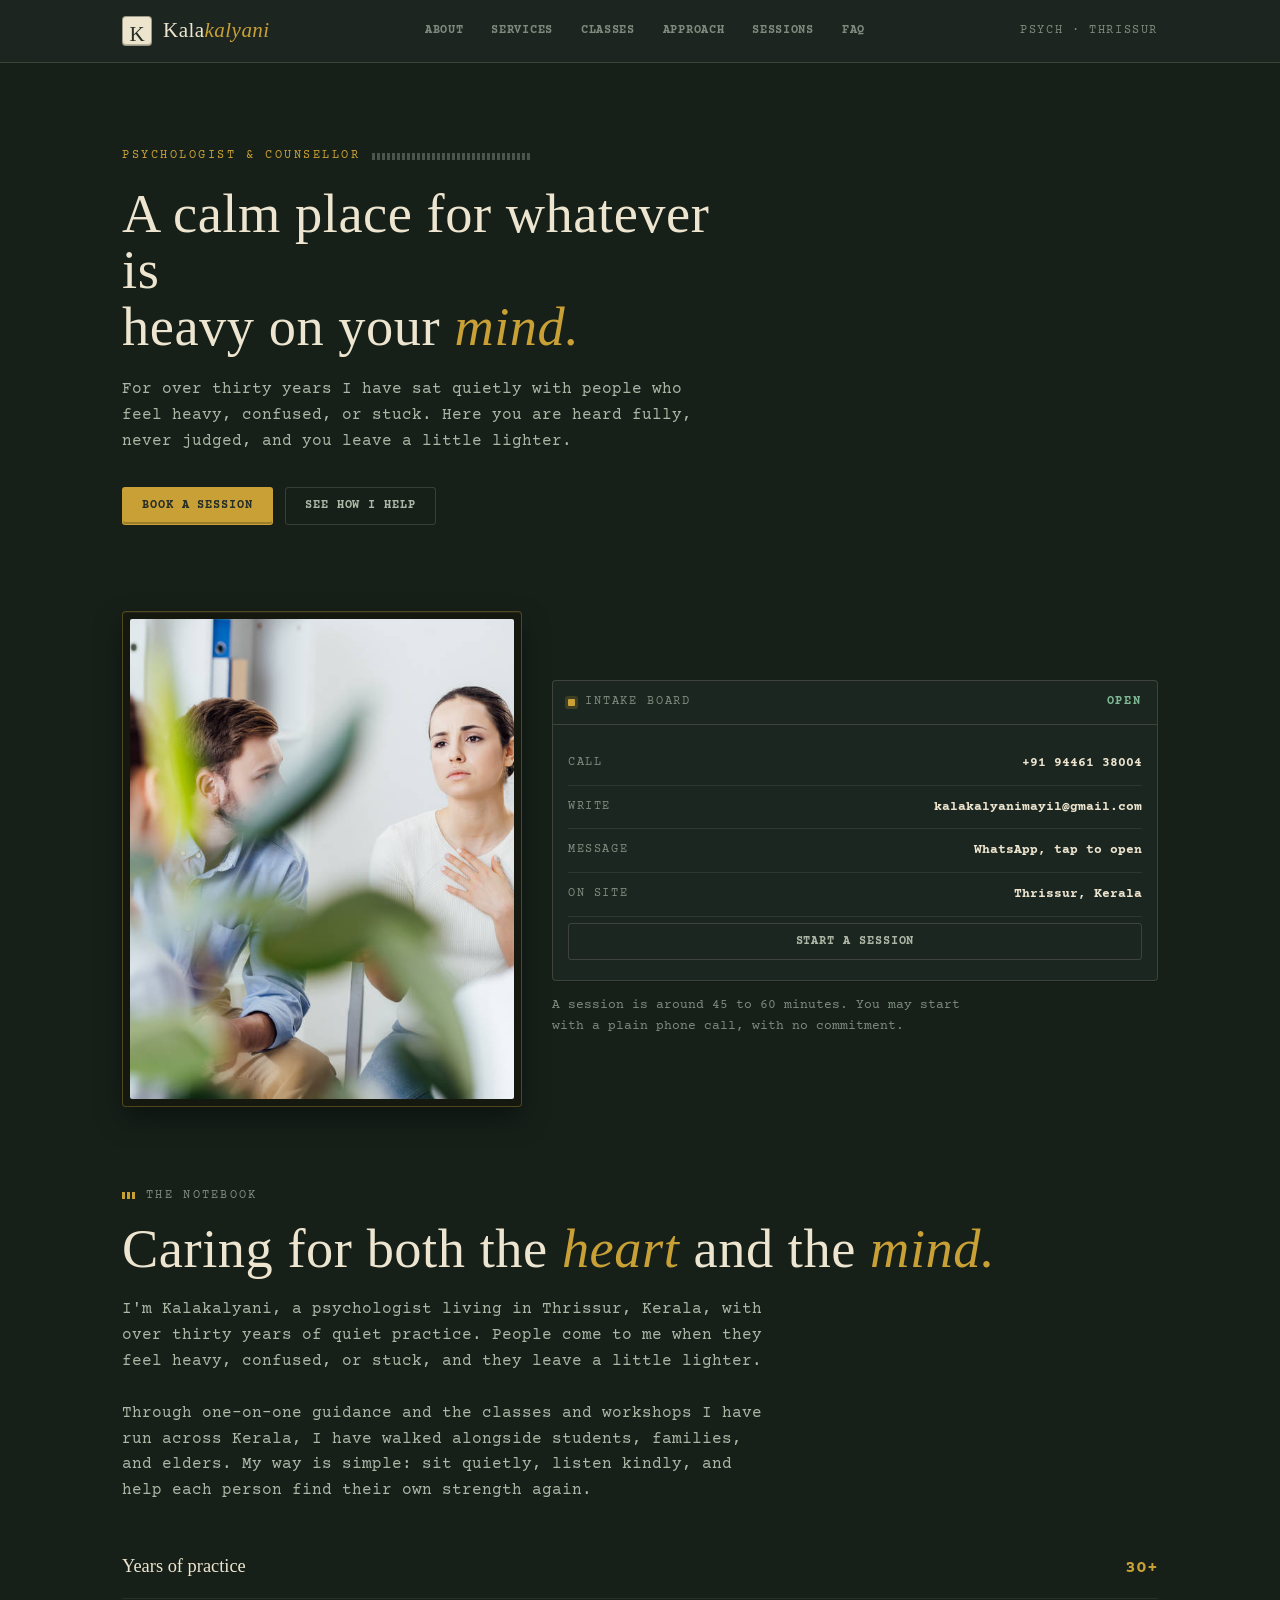
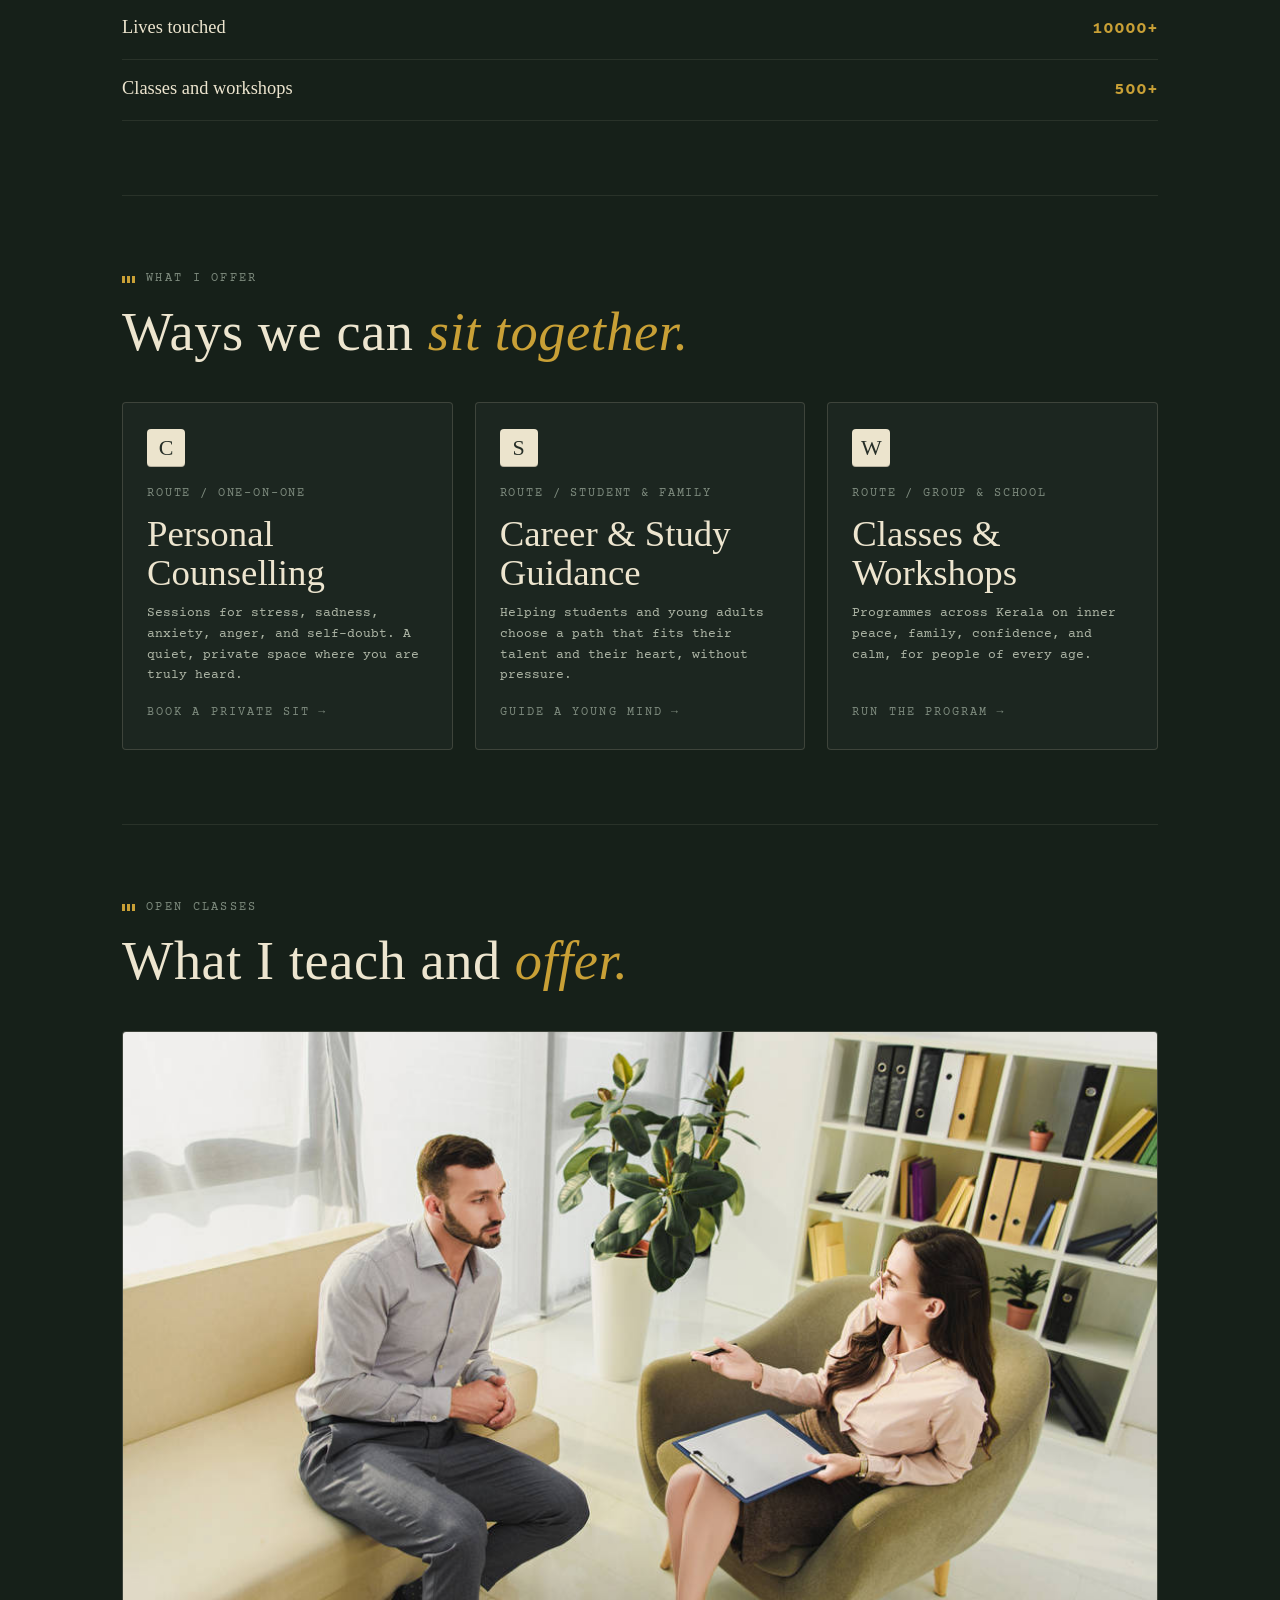
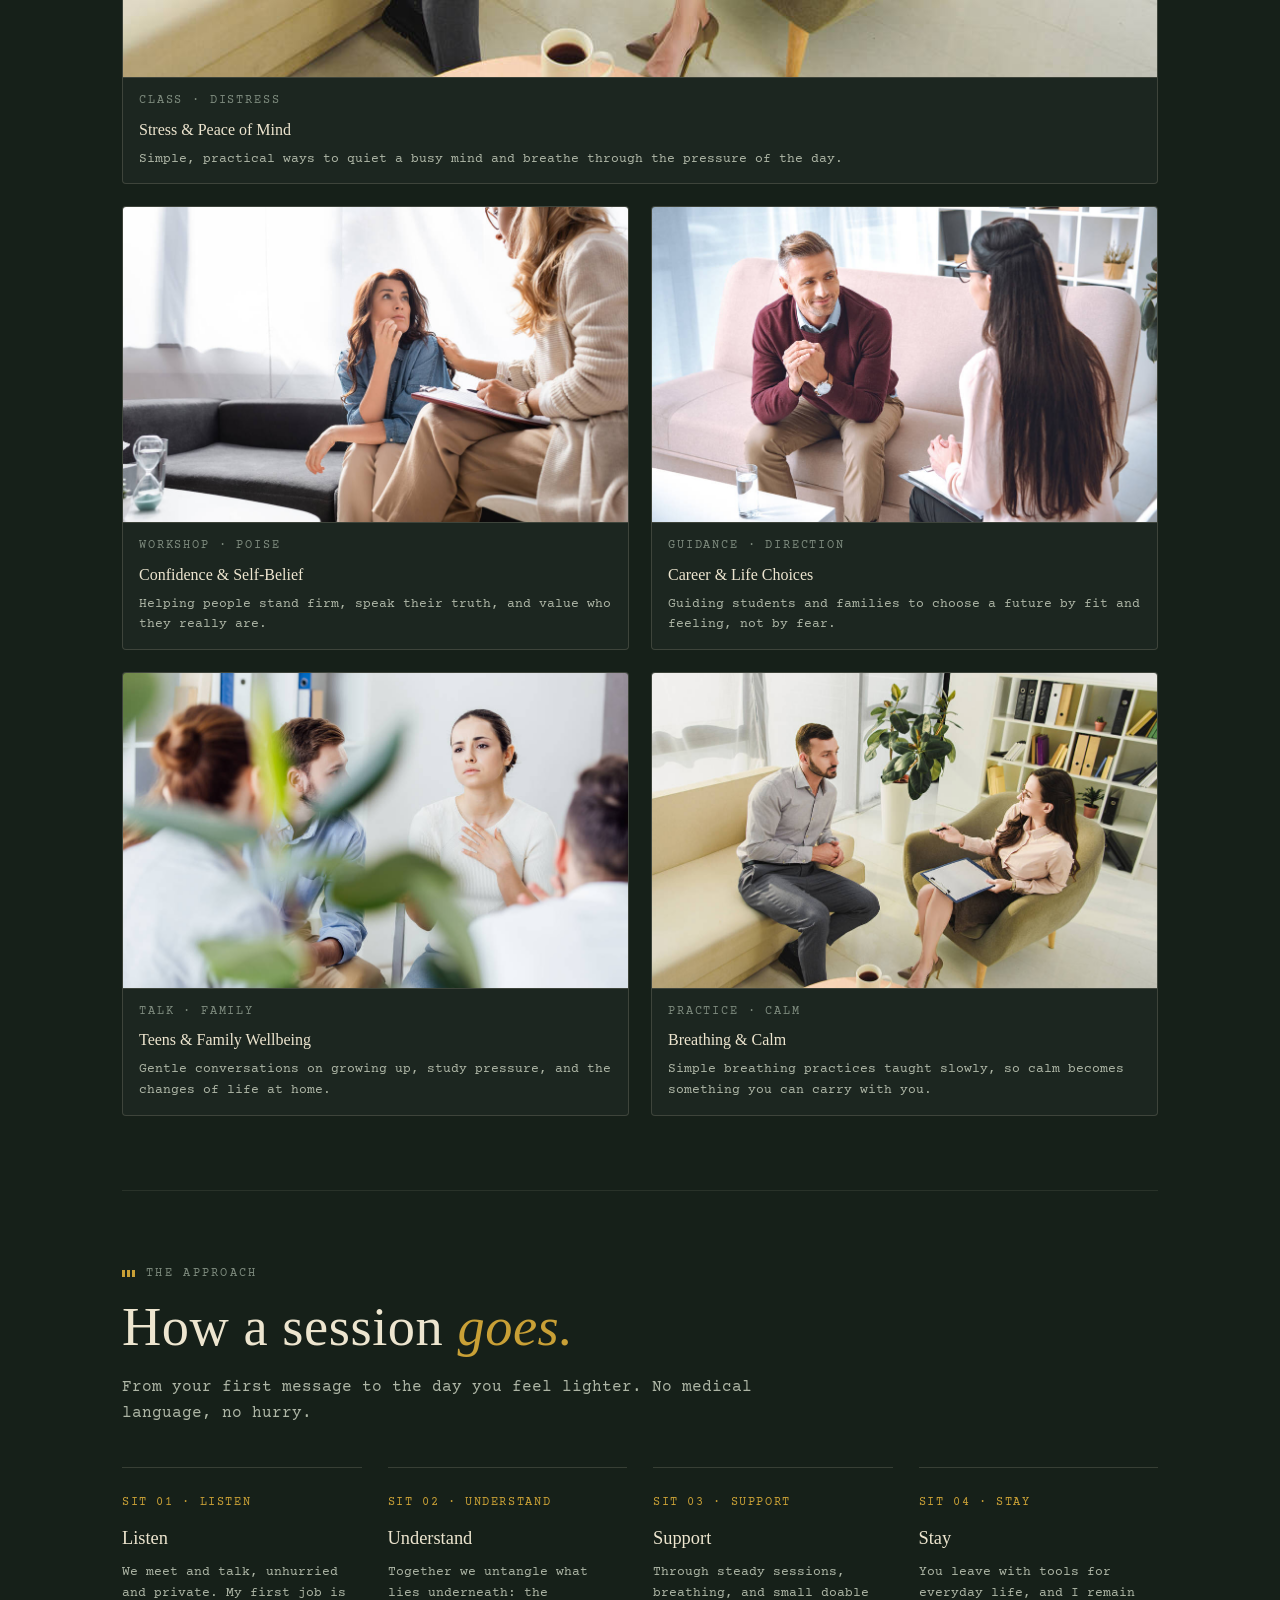
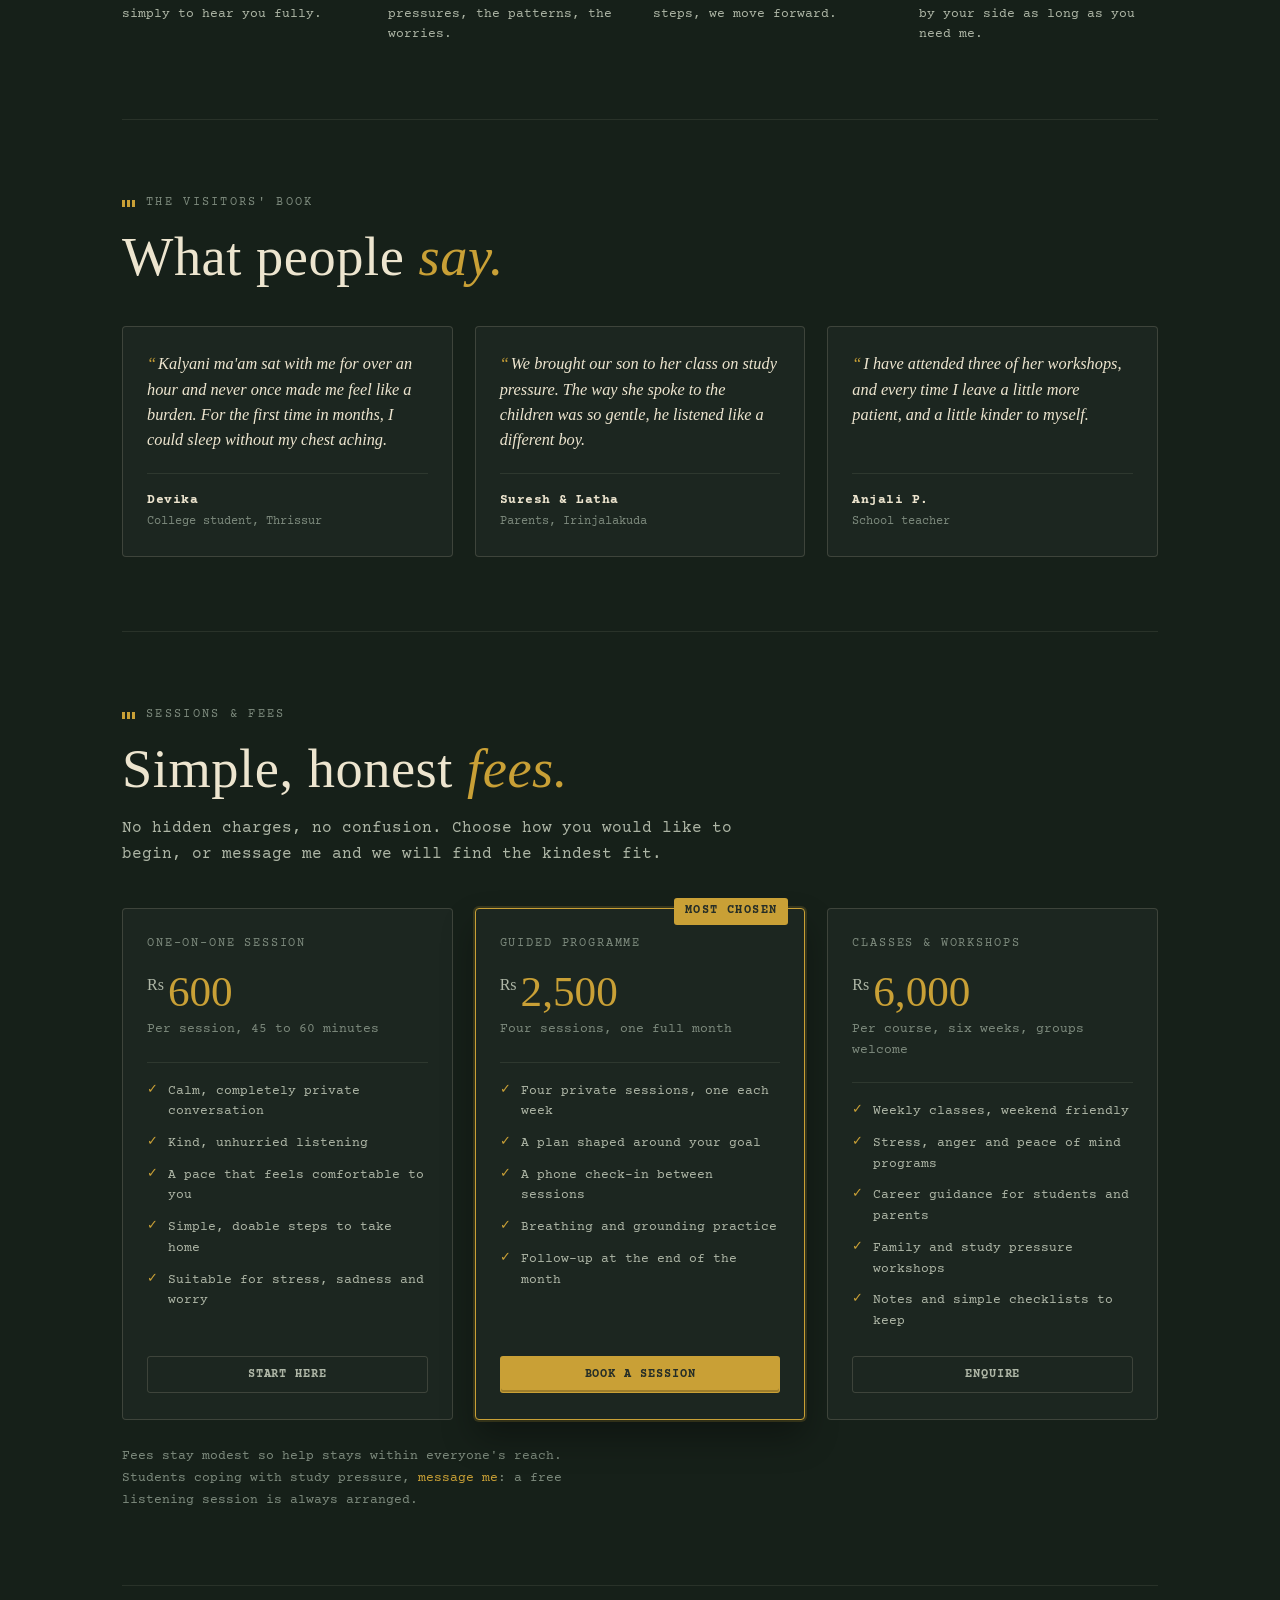
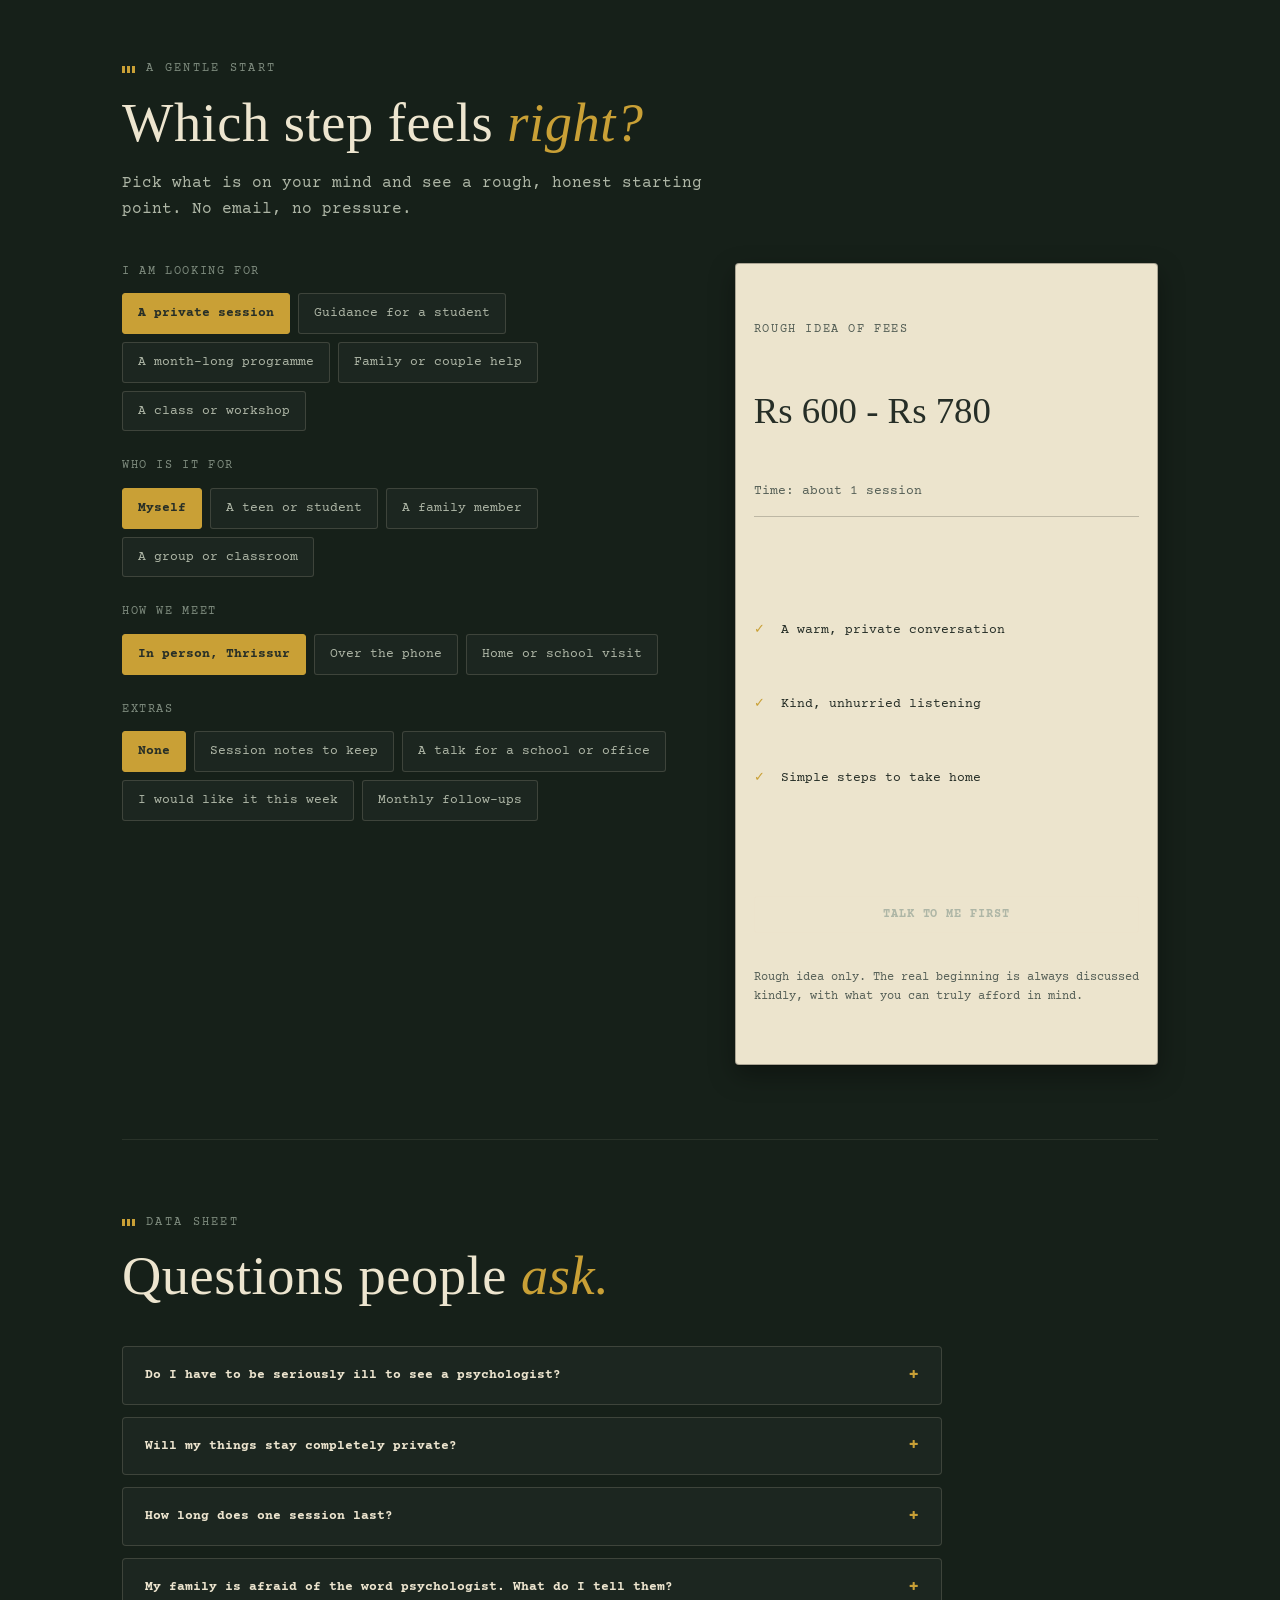
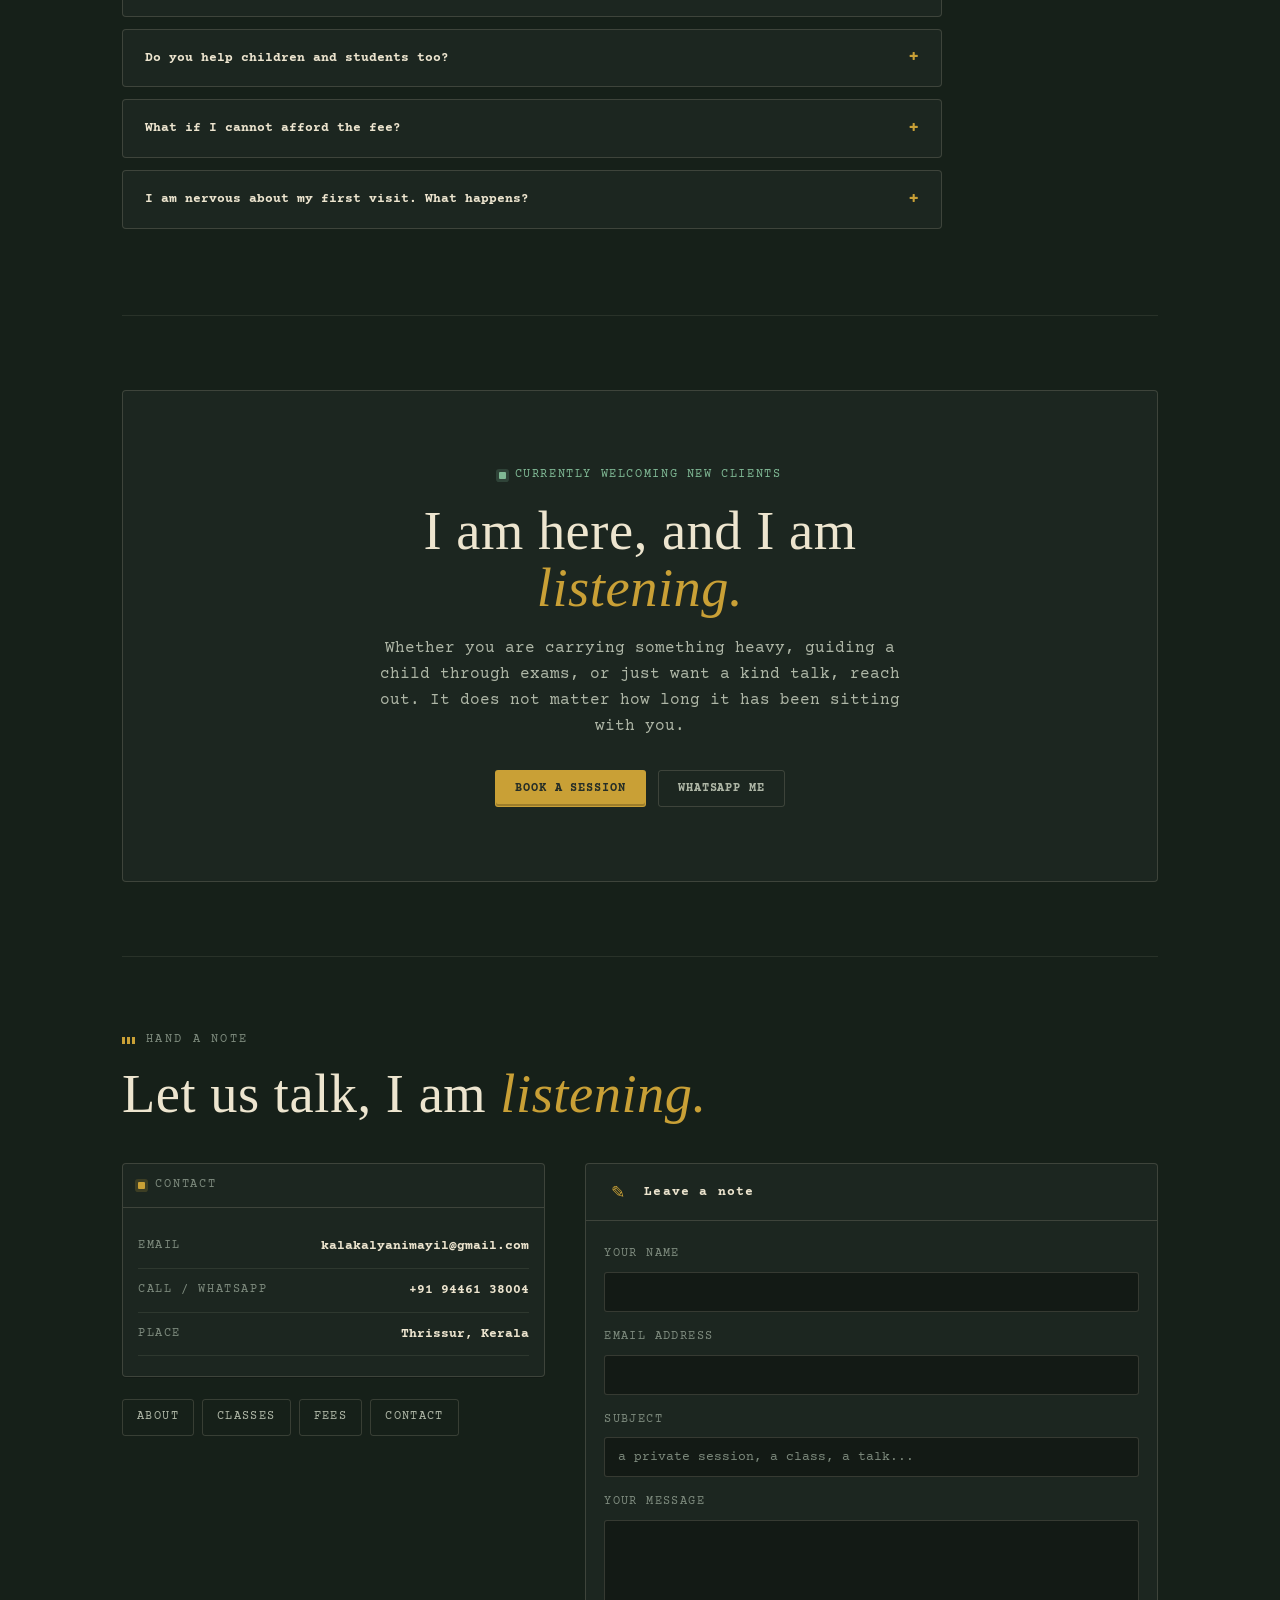
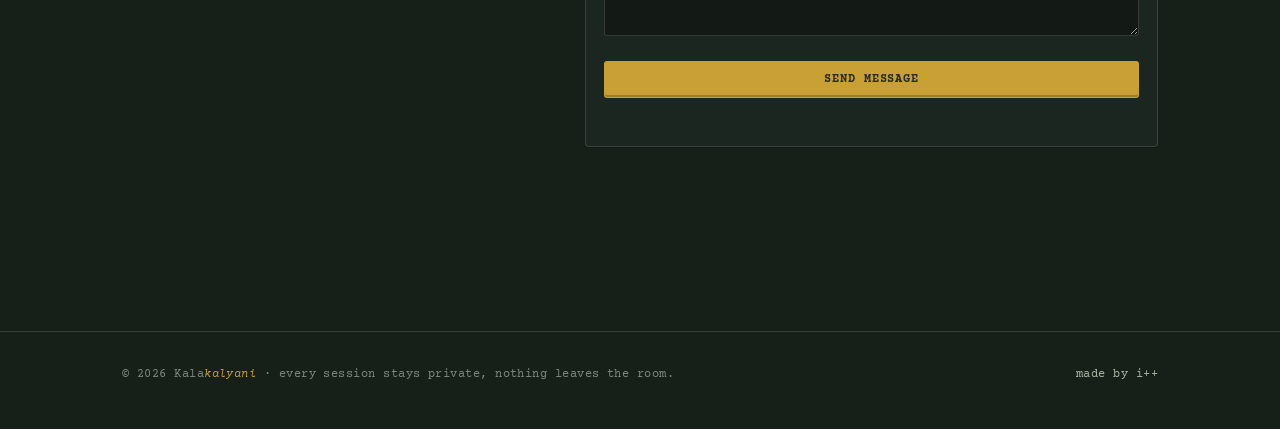
<file: index.html>
<!doctype html>
<html lang="en">
  <head>
    <meta charset="UTF-8" />
    <meta name="viewport" content="width=device-width, initial-scale=1.0" />
    <title>Kalakalyani | Psychologist &amp; Counsellor, Thrissur</title>
    <meta
      name="description"
      content="Kalakalyani is a psychologist and counsellor in Thrissur, Kerala. Thirty years of gentle, private one-on-one care, classes and workshops that help people feel lighter."
    />
    <link rel="preconnect" href="https://fonts.googleapis.com" />
    <link rel="preconnect" href="https://fonts.gstatic.com" crossorigin />
    <link
      href="https://fonts.googleapis.com/css2?family=Old+Standard+TT:ital,wght@0,400;0,700;1,400&family=Courier+Prime:ital,wght@0,400;0,700;1,400&display=swap"
      rel="stylesheet"
    />
    <link rel="stylesheet" href="css/styles.css" />
  </head>
  <body>
    <!-- ================================= PART 2 : BODY ================================= -->
    <a class="skip-link" href="#main">Skip to content</a>

    <header class="masthead">
      <div class="mast-inner">
        <a class="brand" href="#home" aria-label="Kalakalyani home">
          <span class="brand-mark">K</span>
          <span class="brand-name">Kala<em>kalyani</em></span>
        </a>
        <nav class="mast-nav" aria-label="Pages">
          <a href="#about" style="text-transform:uppercase">About</a>
          <a href="#services" style="text-transform:uppercase">Services</a>
          <a href="#work" style="text-transform:uppercase">Classes</a>
          <a href="#process" style="text-transform:uppercase">Approach</a>
          <a href="#pricing" style="text-transform:uppercase">Sessions</a>
          <a href="#faq" style="text-transform:uppercase">FAQ</a>
        </nav>
        <span class="mast-meta">psych &middot; thrissur</span>
        <button class="burger" id="burger" aria-label="Menu" aria-expanded="false"><span></span><span></span><span></span></button>
      </div>
    </header>
    <div class="mobile" id="mobile">
      <a href="#about">About</a>
      <a href="#services">Services</a>
      <a href="#work">Classes &amp; Workshops</a>
      <a href="#process">Approach</a>
      <a href="#pricing">Fees</a>
      <a href="#testimonials">What People Say</a>
      <a href="#faq">FAQ</a>
      <a href="#contact" style="color:var(--brass);font-weight:700">Book a Session</a>
    </div>

    <main id="main" class="wrap">
      <!-- ================= HERO ================= -->
      <section class="hero" id="home">
        <div class="hero-overline"><span>psychologist &amp; counsellor</span></div>
        <h1>A calm place for whatever is<br />heavy on your <em>mind.</em></h1>
        <p class="hero-lede">
          For over thirty years I have sat quietly with people who feel heavy,
          confused, or stuck. Here you are heard fully, never judged, and you
          leave a little lighter.
        </p>
        <div class="hero-actions">
          <a class="btn btn-prime" href="#contact">Book a Session</a>
          <a class="btn btn-ghost" href="#services">See How I Help</a>
        </div>
      </section>

      <section class="demo" aria-label="Give a session a look">
        <div class="demo-frame">
          <img src="image/4.jpg" class="photo" alt="A counselling conversation" />
        </div>
        <div>
          <div class="lightbox">
            <div class="lightbox-head">
              <span class="lid"></span>
              <span>Intake board</span>
              <span class="tag">open</span>
            </div>
            <div class="lightbox-body">
              <div class="touch-row">
                <span class="k">call</span>
                <span class="v">+91 94461 38004</span>
              </div>
              <div class="touch-row">
                <span class="k">write</span>
                <span class="v"><a href="mailto:kalakalyanimayil@gmail.com">kalakalyanimayil@gmail.com</a></span>
              </div>
              <div class="touch-row">
                <span class="k">message</span>
                <span class="v"><a href="https://wa.me/919446138004">WhatsApp, tap to open</a></span>
              </div>
              <div class="touch-row">
                <span class="k">on site</span>
                <span class="v">Thrissur, Kerala</span>
              </div>
              <div class="lightbox-cta">
                <a class="btn btn-ghost btn-full" href="#contact">Start a Session</a>
              </div>
            </div>
          </div>
          <p class="demoline">A session is around 45 to 60 minutes. You may start with a plain phone call, with no commitment.</p>
        </div>
      </section>

      <!-- ================= ABOUT ================= -->
      <section class="section" id="about">
        <p class="eyebrow">the notebook</p>
        <h2 class="page-title">Caring for both the <em>heart</em> and the <em>mind.</em></h2>
        <p class="page-lede">
          I'm Kalakalyani, a psychologist living in Thrissur, Kerala, with over
          thirty years of quiet practice. People come to me when they feel
          heavy, confused, or stuck, and they leave a little lighter.
        </p>
        <p class="page-lede lead-tight">
          Through one-on-one guidance and the classes and workshops I have run
          across Kerala, I have walked alongside students, families, and
          elders. My way is simple: sit quietly, listen kindly, and help each
          person find their own strength again.
        </p>
        <div class="spectrum-row">
          <div class="spec-row reveal">
            <span class="spec-name">Years of practice</span>
            <span class="spec-val" data-count="30">0</span>
          </div>
          <div class="spec-row reveal">
            <span class="spec-name">Lives touched</span>
            <span class="spec-val" data-count="10000">0</span>
          </div>
          <div class="spec-row reveal">
            <span class="spec-name">Classes and workshops</span>
            <span class="spec-val" data-count="500">0</span>
          </div>
        </div>
      </section>

      <!-- ================= SERVICES ================= -->
      <section class="section" id="services">
        <p class="eyebrow">what I offer</p>
        <h2 class="page-title">Ways we can <em>sit together.</em></h2>
        <div class="toolrow">
          <a class="toolcard reveal" href="#contact">
            <div class="glyph">C</div>
            <div class="code">route / one-on-one</div>
            <h3>Personal Counselling</h3>
            <p>
              Sessions for stress, sadness, anxiety, anger, and self-doubt. A
              quiet, private space where you are truly heard.
            </p>
            <span class="enter">book a private sit</span>
          </a>
          <a class="toolcard reveal" href="#contact">
            <div class="glyph">S</div>
            <div class="code">route / student &amp; family</div>
            <h3>Career &amp; Study Guidance</h3>
            <p>
              Helping students and young adults choose a path that fits their
              talent and their heart, without pressure.
            </p>
            <span class="enter">guide a young mind</span>
          </a>
          <a class="toolcard reveal" href="#contact">
            <div class="glyph">W</div>
            <div class="code">route / group &amp; school</div>
            <h3>Classes &amp; Workshops</h3>
            <p>
              Programmes across Kerala on inner peace, family, confidence, and
              calm, for people of every age.
            </p>
            <span class="enter">run the program</span>
          </a>
        </div>
      </section>

      <!-- ================= CLASSES ================= -->
      <section class="section" id="work">
        <p class="eyebrow">open classes</p>
        <h2 class="page-title">What I teach and <em>offer.</em></h2>
        <div class="work-grid">
          <div class="work-item ga reveal">
            <img src="image/2.jpg" alt="Stress and peace of mind class" />
            <div class="work-cap">
              <div class="code">class &middot; distress</div>
              <h3>Stress &amp; Peace of Mind</h3>
              <p>Simple, practical ways to quiet a busy mind and breathe through the pressure of the day.</p>
            </div>
          </div>
          <div class="work-item gb reveal">
            <img src="image/1.jpg" alt="Confidence workshop" />
            <div class="work-cap">
              <div class="code">workshop &middot; poise</div>
              <h3>Confidence &amp; Self-Belief</h3>
              <p>Helping people stand firm, speak their truth, and value who they really are.</p>
            </div>
          </div>
          <div class="work-item gb reveal">
            <img src="image/3.jpg" alt="Career guidance session" />
            <div class="work-cap">
              <div class="code">guidance &middot; direction</div>
              <h3>Career &amp; Life Choices</h3>
              <p>Guiding students and families to choose a future by fit and feeling, not by fear.</p>
            </div>
          </div>
          <div class="work-item gb reveal">
            <img src="image/4.jpg" alt="Family wellbeing talk" />
            <div class="work-cap">
              <div class="code">talk &middot; family</div>
              <h3>Teens &amp; Family Wellbeing</h3>
              <p>Gentle conversations on growing up, study pressure, and the changes of life at home.</p>
            </div>
          </div>
          <div class="work-item gb reveal">
            <img src="image/2.jpg" alt="Breathing and calm practice" />
            <div class="work-cap">
              <div class="code">practice &middot; calm</div>
              <h3>Breathing &amp; Calm</h3>
              <p>Simple breathing practices taught slowly, so calm becomes something you can carry with you.</p>
            </div>
          </div>
        </div>
      </section>

      <!-- ================= PROCESS ================= -->
      <section class="section" id="process">
        <p class="eyebrow">the approach</p>
        <h2 class="page-title">How a session <em>goes.</em></h2>
        <p class="page-lede">From your first message to the day you feel lighter. No medical language, no hurry.</p>
        <div class="steps">
          <div class="step">
            <div class="step-label">sit 01 &middot; listen</div>
            <h3>Listen</h3>
            <p>We meet and talk, unhurried and private. My first job is simply to hear you fully.</p>
          </div>
          <div class="step">
            <div class="step-label">sit 02 &middot; understand</div>
            <h3>Understand</h3>
            <p>Together we untangle what lies underneath: the pressures, the patterns, the worries.</p>
          </div>
          <div class="step">
            <div class="step-label">sit 03 &middot; support</div>
            <h3>Support</h3>
            <p>Through steady sessions, breathing, and small doable steps, we move forward.</p>
          </div>
          <div class="step">
            <div class="step-label">sit 04 &middot; stay</div>
            <h3>Stay</h3>
            <p>You leave with tools for everyday life, and I remain by your side as long as you need me.</p>
          </div>
        </div>
      </section>

      <!-- ================= TESTIMONIALS ================= -->
      <section class="section" id="testimonials">
        <p class="eyebrow">the visitors' book</p>
        <h2 class="page-title">What people <em>say.</em></h2>
        <div class="quote-grid">
          <div class="quote-card reveal">
            <p class="q">Kalyani ma'am sat with me for over an hour and never once made me feel like a burden. For the first time in months, I could sleep without my chest aching.</p>
            <div class="who">Devika</div>
            <div class="role-t">College student, Thrissur</div>
          </div>
          <div class="quote-card reveal">
            <p class="q">We brought our son to her class on study pressure. The way she spoke to the children was so gentle, he listened like a different boy.</p>
            <div class="who">Suresh &amp; Latha</div>
            <div class="role-t">Parents, Irinjalakuda</div>
          </div>
          <div class="quote-card reveal">
            <p class="q">I have attended three of her workshops, and every time I leave a little more patient, and a little kinder to myself.</p>
            <div class="who">Anjali P.</div>
            <div class="role-t">School teacher</div>
          </div>
        </div>
      </section>

      <!-- ================= PRICING ================= -->
      <section class="section" id="pricing">
        <p class="eyebrow">sessions &amp; fees</p>
        <h2 class="page-title">Simple, honest <em>fees.</em></h2>
        <p class="page-lede">No hidden charges, no confusion. Choose how you would like to begin, or message me and we will find the kindest fit.</p>
        <div class="price-grid">
          <div class="price-card reveal">
            <div class="price-tier">One-on-One Session</div>
            <div class="price-amount"><sup>Rs</sup>600</div>
            <div class="price-note">Per session, 45 to 60 minutes</div>
            <ul class="price-features">
              <li><i>&#10003;</i> Calm, completely private conversation</li>
              <li><i>&#10003;</i> Kind, unhurried listening</li>
              <li><i>&#10003;</i> A pace that feels comfortable to you</li>
              <li><i>&#10003;</i> Simple, doable steps to take home</li>
              <li><i>&#10003;</i> Suitable for stress, sadness and worry</li>
            </ul>
            <a class="btn btn-ghost btn-full" href="#contact">Start Here</a>
          </div>
          <div class="price-card featured reveal">
            <div class="price-badge">Most Chosen</div>
            <div class="price-tier">Guided Programme</div>
            <div class="price-amount"><sup>Rs</sup>2,500</div>
            <div class="price-note">Four sessions, one full month</div>
            <ul class="price-features">
              <li><i>&#10003;</i> Four private sessions, one each week</li>
              <li><i>&#10003;</i> A plan shaped around your goal</li>
              <li><i>&#10003;</i> A phone check-in between sessions</li>
              <li><i>&#10003;</i> Breathing and grounding practice</li>
              <li><i>&#10003;</i> Follow-up at the end of the month</li>
            </ul>
            <a class="btn btn-prime btn-full" href="#contact">Book a Session</a>
          </div>
          <div class="price-card reveal">
            <div class="price-tier">Classes &amp; Workshops</div>
            <div class="price-amount"><sup>Rs</sup>6,000</div>
            <div class="price-note">Per course, six weeks, groups welcome</div>
            <ul class="price-features">
              <li><i>&#10003;</i> Weekly classes, weekend friendly</li>
              <li><i>&#10003;</i> Stress, anger and peace of mind programs</li>
              <li><i>&#10003;</i> Career guidance for students and parents</li>
              <li><i>&#10003;</i> Family and study pressure workshops</li>
              <li><i>&#10003;</i> Notes and simple checklists to keep</li>
            </ul>
            <a class="btn btn-ghost btn-full" href="#contact">Enquire</a>
          </div>
        </div>
        <p class="price-note-row reveal">
          Fees stay modest so help stays within everyone's reach. Students coping
          with study pressure, <a href="#contact">message me</a>: a free
          listening session is always arranged.
        </p>
      </section>

      <!-- ================= ESTIMATE ================= -->
      <section class="section" id="estimate">
        <p class="eyebrow">a gentle start</p>
        <h2 class="page-title">Which step feels <em>right?</em></h2>
        <p class="page-lede">Pick what is on your mind and see a rough, honest starting point. No email, no pressure.</p>
        <div class="est-wrap">
          <div class="reveal">
            <div class="est-group">
              <div class="est-label">I am looking for</div>
              <div class="est-opts" data-group="type">
                <div class="est-opt selected" data-price="600" data-time="1">A private session</div>
                <div class="est-opt" data-price="400" data-time="2">Guidance for a student</div>
                <div class="est-opt" data-price="2500" data-time="4">A month-long programme</div>
                <div class="est-opt" data-price="1200" data-time="2">Family or couple help</div>
                <div class="est-opt" data-price="6000" data-time="6">A class or workshop</div>
              </div>
            </div>
            <div class="est-group">
              <div class="est-label">Who is it for</div>
              <div class="est-opts" data-group="pages">
                <div class="est-opt selected" data-price="0" data-time="0">Myself</div>
                <div class="est-opt" data-price="0" data-time="1">A teen or student</div>
                <div class="est-opt" data-price="800" data-time="2">A family member</div>
                <div class="est-opt" data-price="1200" data-time="3">A group or classroom</div>
              </div>
            </div>
            <div class="est-group">
              <div class="est-label">How we meet</div>
              <div class="est-opts" data-group="design">
                <div class="est-opt selected" data-price="0" data-time="0">In person, Thrissur</div>
                <div class="est-opt" data-price="0" data-time="1">Over the phone</div>
                <div class="est-opt" data-price="400" data-time="1">Home or school visit</div>
              </div>
            </div>
            <div class="est-group">
              <div class="est-label">Extras</div>
              <div class="est-opts" data-group="extras">
                <div class="est-opt selected" data-price="0" data-time="0">None</div>
                <div class="est-opt" data-price="800" data-time="2">Session notes to keep</div>
                <div class="est-opt" data-price="1000" data-time="1">A talk for a school or office</div>
                <div class="est-opt" data-price="0" data-time="1">I would like it this week</div>
                <div class="est-opt" data-price="600" data-time="3">Monthly follow-ups</div>
              </div>
            </div>
          </div>
          <div class="estimate-result reveal">
            <div class="slip">
              <div class="slip-title">rough idea of fees</div>
              <div class="est-price-range" id="est-price">Rs 600</div>
              <div class="est-timeline">Time: <span id="est-time">about 1 session</span></div>
              <ul class="est-includes" id="est-includes">
                <li><i>&#10003;</i> A warm, private conversation</li>
                <li><i>&#10003;</i> Kind, unhurried listening</li>
                <li><i>&#10003;</i> Simple steps to take home</li>
              </ul>
              <a class="btn btn-ghost btn-full" href="#contact">Talk to Me First</a>
              <p class="est-disclaimer">Rough idea only. The real beginning is always discussed kindly, with what you can truly afford in mind.</p>
            </div>
          </div>
        </div>
      </section>

      <!-- ================= FAQ ================= -->
      <section class="section" id="faq">
        <p class="eyebrow">data sheet</p>
        <h2 class="page-title">Questions people <em>ask.</em></h2>
        <div class="faq-wrap reveal">
          <div class="faq-item">
            <button class="faq-q">Do I have to be seriously ill to see a psychologist?<span class="faq-icon">+</span></button>
            <div class="faq-a"><p>Not at all. Many people come not because of illness, but because they feel tired, stuck, anxious, or simply unheard. You do not need a label to deserve a calm conversation.</p></div>
          </div>
          <div class="faq-item">
            <button class="faq-q">Will my things stay completely private?<span class="faq-icon">+</span></button>
            <div class="faq-a"><p>Yes. Whatever you share stays between us, always. That trust is the foundation of my work, and I hold it carefully.</p></div>
          </div>
          <div class="faq-item">
            <button class="faq-q">How long does one session last?<span class="faq-icon">+</span></button>
            <div class="faq-a"><p>A private session is around 45 to 60 minutes, and I never hurry it. You decide how much you wish to share. Some people feel lighter after one sitting, others choose to come a few times.</p></div>
          </div>
          <div class="faq-item">
            <button class="faq-q">My family is afraid of the word psychologist. What do I tell them?<span class="faq-icon">+</span></button>
            <div class="faq-a"><p>Tell them counselling is like talking to a wise, trusted elder, for a clear mind and a peaceful heart. You may also bring one family member along for your first visit if it helps them feel at ease.</p></div>
          </div>
          <div class="faq-item">
            <button class="faq-q">Do you help children and students too?<span class="faq-icon">+</span></button>
            <div class="faq-a"><p>Yes, much of my work is with teens and young adults. Study pressure, exam fear, career choices, growing up. I speak to them as I would my own children, softly and without criticism.</p></div>
          </div>
          <div class="faq-item">
            <button class="faq-q">What if I cannot afford the fee?<span class="faq-icon">+</span></button>
            <div class="faq-a"><p>Please do not hesitate because of money. I keep my fees modest, and for students and those truly in need I always make room for a free session.</p></div>
          </div>
          <div class="faq-item">
            <button class="faq-q">I am nervous about my first visit. What happens?<span class="faq-icon">+</span></button>
            <div class="faq-a"><p>You may start with a phone call, with no commitment. When we meet, I make tea or coffee if you like, we sit comfortably, and we simply talk. There is no exam and no judgement.</p></div>
          </div>
        </div>
      </section>

      <!-- ================= CTA ================= -->
      <section class="section" id="ready">
        <div class="cta-band reveal">
          <div class="avail-tag"><span class="avail-dot"></span> Currently welcoming new clients</div>
          <h2 class="page-title">I am here, and I am <em>listening.</em></h2>
          <p class="page-lede">Whether you are carrying something heavy, guiding a child through exams, or just want a kind talk, reach out. It does not matter how long it has been sitting with you.</p>
          <div class="hero-actions">
            <a class="btn btn-prime" href="#contact">Book a Session</a>
            <a class="btn btn-ghost" href="https://wa.me/919446138004">WhatsApp Me</a>
          </div>
        </div>
      </section>

      <!-- ================= CONTACT ================= -->
      <section class="section" id="contact">
        <p class="eyebrow">hand a note</p>
        <h2 class="page-title">Let us talk, I am <em>listening.</em></h2>
        <div class="contact-grid">
          <div class="info reveal">
            <div class="lightbox">
              <div class="lightbox-head">
                <span class="lid"></span>
                <span>contact</span>
              </div>
              <div class="lightbox-body">
                <div class="touch-row">
                  <span class="k">email</span>
                  <span class="v"><a href="mailto:kalakalyanimayil@gmail.com">kalakalyanimayil@gmail.com</a></span>
                </div>
                <div class="touch-row">
                  <span class="k">call / whatsapp</span>
                  <span class="v"><a href="https://wa.me/919446138004">+91 94461 38004</a></span>
                </div>
                <div class="touch-row">
                  <span class="k">place</span>
                  <span class="v">Thrissur, Kerala</span>
                </div>
              </div>
            </div>
            <div class="socials">
              <a href="#">About</a>
              <a href="#work">Classes</a>
              <a href="#pricing">Fees</a>
              <a href="#contact">Contact</a>
            </div>
          </div>
          <div class="pane reveal">
            <div class="pane-head">
              <span class="pane-mark">&#9998;</span>
              <span class="pane-title">Leave a note</span>
            </div>
            <div class="pane-body" style="padding-top:24px">
              <form onsubmit="event.preventDefault();document.getElementById('sent').textContent='Message sent, thank you.';">
                <div class="field">
                  <label class="field-label" for="n">Your name</label>
                  <input class="f-in" type="text" id="n" required />
                </div>
                <div class="field">
                  <label class="field-label" for="e">Email address</label>
                  <input class="f-in" type="email" id="e" required />
                </div>
                <div class="field">
                  <label class="field-label" for="s">Subject</label>
                  <input class="f-in" type="text" id="s" placeholder="a private session, a class, a talk..." />
                </div>
                <div class="field">
                  <label class="field-label" for="m">Your message</label>
                  <textarea class="f-area" id="m" required></textarea>
                </div>
                <button class="btn btn-prime btn-full" type="submit">Send Message</button>
                <p id="sent" style="margin-top:12px;font-size:12px;color:var(--teal);min-height:16px"></p>
              </form>
            </div>
          </div>
        </div>
      </section>
    </main>

    <footer>
      <div class="foot-inner">
        <span>&copy; <span id="yr"></span> Kala<em style="color:var(--brass);font-style:italic">kalyani</em> &middot; every session stays private, nothing leaves the room.</span>
        <div class="foot-right">
          <a class="lnk" href="https://ishatxt.github.io/" target="_blank" rel="noopener">made by i++</a>
        </div>
      </div>
    </footer>
    <script src="js/main.js" defer></script>
  </body>
</html>
</file>
<file: css/styles.css>
/* ============================================================
         Kalakalyani - a counselling practice on a felt-deep green.
         Ground is a calm board-table green; output surfaces are torn
         session notes on paper; type is an engraved bulletin serif
         against a session-record monospace. No neon, no slop.
         ============================================================ */
      *,
      *::before,
      *::after {
        margin: 0;
        padding: 0;
        box-sizing: border-box;
      }

      :root {
        /* Ground - the dark, calm cloth of the consulting room */
        --bg: #162019;
        --raise: #1c2620;
        --raise-2: #243129;
        --line: rgba(233, 224, 201, 0.16);
        --line-soft: rgba(233, 224, 201, 0.09);
        --line-bright: rgba(233, 224, 201, 0.32);

        /* Paper - the session slips pulled from the shelf */
        --paper: #ece4cd;
        --paper-2: #e0d5b6;
        --ink: #262e27;
        --ink-soft: #555f56;

        /* Light text on the felt */
        --bone: #ede5cf;
        --bone-dim: #aeb6a6;
        --muted: #7d8a7d;

        /* Accents */
        --brass: #c9a036;
        --brass-bright: #e0b64c;
        --teal: #7fb894;

        /* Type */
        --font-display: "Old Standard TT", "Times New Roman", Georgia, serif;
        --font-mono: "Courier Prime", "Courier New", ui-monospace, monospace;
        --font-body: var(--font-mono);

        /* Scale */
        --text-xs: 0.72rem;
        --text-sm: 0.8rem;
        --text: 0.875rem;
        --text-md: 1rem;
        --text-lg: 1.15rem;
        --text-2xl: clamp(1.6rem, 3.4vw, 2.3rem);
        --text-hero: clamp(2rem, 5.4vw, 3.4rem);

        --radius: 4px;
        --radius-sm: 3px;

        --shadow-slip: 0 1px 0 rgba(0, 0, 0, 0.2), 0 10px 26px rgba(0, 0, 0, 0.35);
      }

      html {
        scroll-behavior: smooth;
      }

      section {
        scroll-margin-top: 70px;
      }

      body {
        font-family: var(--font-body);
        background: var(--bg);
        color: var(--bone);
        font-size: var(--text);
        line-height: 1.62;
        -webkit-font-smoothing: antialiased;
        text-rendering: optimizeLegibility;
      }

      a {
        color: inherit;
        text-decoration: none;
      }

      button {
        font: inherit;
        border: none;
        background: none;
        color: inherit;
        cursor: pointer;
      }

      ul {
        list-style: none;
      }

      ::selection {
        background: var(--brass);
        color: var(--ink);
      }

      :focus-visible {
        outline: 2px solid var(--brass);
        outline-offset: 2px;
        border-radius: 2px;
      }

      img {
        display: block;
        max-width: 100%;
      }

      .skip-link {
        position: absolute;
        left: -999px;
        top: 8px;
        z-index: 100;
        background: var(--brass);
        color: var(--ink);
        padding: 8px 14px;
        border-radius: var(--radius-sm);
        font-size: var(--text-sm);
      }

      .skip-link:focus {
        left: 8px;
      }

      /* ============================================================
         MASTHEAD
         ============================================================ */
      .masthead {
        position: sticky;
        top: 0;
        z-index: 40;
        background: rgba(30, 38, 32, 0.92);
        backdrop-filter: blur(10px);
        -webkit-backdrop-filter: blur(10px);
        border-bottom: 1px solid var(--line);
      }

      .mast-inner {
        max-width: 1080px;
        margin: 0 auto;
        padding: 0 22px;
        display: flex;
        align-items: center;
        justify-content: space-between;
        gap: 18px;
        min-height: 62px;
      }

      .brand {
        display: flex;
        align-items: center;
        gap: 11px;
      }

      .brand-mark {
        width: 30px;
        height: 30px;
        display: grid;
        place-items: center;
        font-family: var(--font-display);
        font-size: 21px;
        color: var(--ink);
        background: var(--paper);
        border: 1px solid rgba(30, 38, 32, 0.4);
        border-radius: var(--radius);
        box-shadow: inset 0 -1px 0 rgba(0, 0, 0, 0.22);
      }

      .brand-name {
        font-family: var(--font-display);
        font-size: 1.32rem;
        letter-spacing: 0.02em;
        color: var(--bone);
        line-height: 1;
      }

      .brand-name em {
        font-style: italic;
        color: var(--brass);
      }

      .mast-nav {
        display: flex;
        align-items: center;
        gap: 2px;
        overflow-x: auto;
        scrollbar-width: none;
      }

      .mast-nav::-webkit-scrollbar {
        display: none;
      }

      .mast-nav a {
        font-size: var(--text-xs);
        font-weight: 700;
        letter-spacing: 0.06em;
        text-transform: capitalize;
        color: var(--muted);
        padding: 7px 13px;
        border-radius: var(--radius-sm);
        white-space: nowrap;
        transition: color 0.15s ease, background 0.15s ease;
      }

      .mast-nav a:hover {
        color: var(--bone);
        background: var(--raise);
      }

      .mast-meta {
        font-size: var(--text-xs);
        color: var(--muted);
        letter-spacing: 0.14em;
        text-transform: uppercase;
        white-space: nowrap;
      }

      .burger {
        display: none;
        width: 40px;
        height: 40px;
        flex-direction: column;
        align-items: center;
        justify-content: center;
        gap: 5px;
      }

      .burger span {
        display: block;
        width: 20px;
        height: 2px;
        background: var(--bone);
        transition: transform 0.25s, opacity 0.25s;
      }

      .burger.open span:nth-child(1) {
        transform: translateY(7px) rotate(45deg);
      }
      .burger.open span:nth-child(2) {
        opacity: 0;
      }
      .burger.open span:nth-child(3) {
        transform: translateY(-7px) rotate(-45deg);
      }

      .mobile {
        position: fixed;
        top: 62px;
        left: 0;
        right: 0;
        z-index: 39;
        background: var(--raise);
        border-bottom: 1px solid var(--line);
        padding: 10px 22px 16px;
        display: none;
      }

      .mobile.open {
        display: block;
      }

      .mobile a {
        display: block;
        padding: 12px 0;
        font-size: var(--text-sm);
        letter-spacing: 0.04em;
        color: var(--bone);
        border-bottom: 1px solid var(--line-soft);
      }

      .mobile a:last-child {
        border-bottom: none;
      }

      .mobile a:hover {
        color: var(--brass);
      }

      @media (max-width: 820px) {
        .mast-nav,
        .mast-meta {
          display: none;
        }
        .burger {
          display: flex;
        }
      }

      /* ============================================================
         LAYOUT
         ============================================================ */
      .wrap {
        max-width: 1080px;
        margin: 0 auto;
        padding: 0 22px;
      }

      .wrap-narrow {
        max-width: 880px;
      }

      .section {
        padding: 74px 0;
      }

      .section + .section {
        border-top: 1px solid var(--line-soft);
      }

      .eyebrow {
        font-size: var(--text-xs);
        letter-spacing: 0.2em;
        text-transform: uppercase;
        color: var(--muted);
        margin-bottom: 16px;
        display: flex;
        align-items: center;
        gap: 10px;
      }

      .eyebrow::before {
        content: "";
        width: 14px;
        height: 7px;
        background: repeating-linear-gradient(
          90deg,
          var(--brass) 0 3px,
          transparent 3px 5px
        );
      }

      .eyebrow-amber {
        color: var(--brass);
      }

      .page-title {
        font-family: var(--font-display);
        font-weight: 400;
        font-size: var(--text-hero);
        line-height: 1.06;
        color: var(--bone);
        letter-spacing: 0.01em;
      }

      .page-title em {
        font-style: italic;
        color: var(--brass);
      }

      .page-lede {
        max-width: 640px;
        margin-top: 18px;
        font-size: var(--text-md);
        color: var(--bone-dim);
      }

      .lead-tight {
        margin-top: 26px;
      }

      /* ============================================================
         BUTTONS
         ============================================================ */
      .btn {
        font-family: var(--font-body);
        font-size: var(--text-xs);
        font-weight: 700;
        letter-spacing: 0.08em;
        text-transform: uppercase;
        padding: 12px 19px;
        border-radius: var(--radius-sm);
        border: 1px solid transparent;
        cursor: pointer;
        display: inline-flex;
        align-items: center;
        justify-content: center;
        gap: 8px;
        transition: background 0.15s ease, border-color 0.15s ease,
          color 0.15s ease, transform 0.06s ease;
        line-height: 1;
      }

      .btn:active {
        transform: translateY(1px);
      }

      .btn-prime {
        background: var(--brass);
        color: var(--ink);
        box-shadow: inset 0 -2px 0 rgba(0, 0, 0, 0.22);
      }

      .btn-prime:hover {
        background: var(--brass-bright);
      }

      .btn-ghost {
        background: transparent;
        color: var(--bone-dim);
        border-color: var(--line);
      }

      .btn-ghost:hover {
        color: var(--bone);
        border-color: var(--line-bright);
        background: var(--raise);
      }

      .btn-full {
        width: 100%;
      }

      .btn-row {
        display: flex;
        gap: 12px;
        flex-wrap: wrap;
        align-items: center;
      }

      /* ============================================================
         HERO
         ============================================================ */
      .hero {
        padding: 84px 0 26px;
      }

      .hero-overline {
        font-size: var(--text-xs);
        letter-spacing: 0.22em;
        text-transform: uppercase;
        color: var(--brass);
        margin-bottom: 20px;
        display: flex;
        align-items: center;
        gap: 12px;
      }

      .hero-overline::after {
        content: "";
        flex: 0 1 160px;
        height: 7px;
        background: repeating-linear-gradient(
          90deg,
          var(--muted) 0 3px,
          transparent 3px 5px
        );
        opacity: 0.5;
      }

      .hero h1 {
        font-family: var(--font-display);
        font-weight: 400;
        font-size: var(--text-hero);
        line-height: 1.04;
        color: var(--bone);
        letter-spacing: 0.01em;
        max-width: 22ch;
      }

      .hero h1 em {
        font-style: italic;
        color: var(--brass);
      }

      .hero-lede {
        margin-top: 22px;
        max-width: 58ch;
        color: var(--bone-dim);
        font-size: var(--text-md);
      }

      .hero-actions {
        margin-top: 32px;
        display: flex;
        gap: 12px;
        flex-wrap: wrap;
      }

      /* Demo: photo frame + intake slip */
      .demo {
        display: grid;
        grid-template-columns: 400px 1fr;
        gap: 30px;
        align-items: center;
        margin-top: 60px;
        padding-bottom: 6px;
      }

      .demo-frame {
        display: flex;
        align-items: center;
        justify-content: center;
        padding: 7px;
        background: #14180f;
        border: 1px solid rgba(201, 160, 54, 0.34);
        border-radius: var(--radius);
        box-shadow: inset 0 1px 0 rgba(255, 255, 255, 0.06),
          0 12px 28px rgba(0, 0, 0, 0.4);
      }

      .demo-frame .photo {
        width: 100%;
        aspect-ratio: 4 / 5;
        object-fit: cover;
        border-radius: 2px;
        box-shadow: inset 0 0 0 1px rgba(0, 0, 0, 0.4);
      }

      .lightbox {
        border: 1px solid var(--line);
        border-radius: var(--radius);
        background: var(--raise);
        box-shadow: 0 1px 0 rgba(0, 0, 0, 0.18);
        overflow: hidden;
      }

      .lightbox-head {
        display: flex;
        align-items: center;
        gap: 10px;
        padding: 12px 15px;
        border-bottom: 1px solid var(--line);
        font-size: var(--text-xs);
        letter-spacing: 0.16em;
        text-transform: uppercase;
        color: var(--muted);
      }

      .lid {
        width: 7px;
        height: 7px;
        border-radius: 1px;
        background: var(--brass);
        box-shadow: 0 0 0 3px rgba(196, 160, 54, 0.2);
      }

      .lightbox-head .tag {
        margin-left: auto;
        color: var(--teal);
        font-weight: 700;
      }

      .lightbox-body {
        padding: 17px 15px 20px;
      }

      .touch-row {
        display: flex;
        align-items: center;
        justify-content: space-between;
        gap: 14px;
        padding: 11px 0;
        border-bottom: 1px solid var(--line-soft);
        font-size: var(--text-sm);
      }

      .touch-row:last-of-type {
        border-bottom: none;
      }

      .touch-row .k {
        font-size: var(--text-xs);
        letter-spacing: 0.14em;
        text-transform: uppercase;
        color: var(--muted);
      }

      .touch-row .v {
        color: var(--bone);
        font-weight: 700;
        text-align: right;
        word-break: break-all;
      }

      .touch-row .v a:hover {
        color: var(--brass);
      }

      .lightbox-cta {
        margin-top: 6px;
      }

      .demoline {
        margin-top: 14px;
        max-width: 52ch;
        color: var(--muted);
        font-size: var(--text-sm);
      }

      /* ============================================================
         PANELS / FIELDS
         ============================================================ */
      .pane {
        background: var(--raise);
        border: 1px solid var(--line);
        border-radius: var(--radius);
        box-shadow: 0 1px 0 rgba(0, 0, 0, 0.18);
      }

      .pane-head {
        display: flex;
        align-items: center;
        gap: 12px;
        padding: 14px 18px;
        border-bottom: 1px solid var(--line);
      }

      .pane-mark {
        width: 28px;
        height: 28px;
        display: grid;
        place-items: center;
        font-family: var(--font-display);
        font-size: 17px;
        color: var(--brass);
      }

      .pane-title {
        font-size: var(--text-sm);
        font-weight: 700;
        letter-spacing: 0.09em;
        color: var(--bone);
      }

      .pane-body {
        padding: 20px 18px;
      }

      .field {
        margin-bottom: 16px;
      }

      .field-label {
        display: block;
        font-size: var(--text-xs);
        letter-spacing: 0.12em;
        text-transform: uppercase;
        color: var(--muted);
        margin-bottom: 8px;
      }

      .f-in,
      .f-area {
        width: 100%;
        background: #131a15;
        color: var(--bone);
        border: 1px solid var(--line);
        border-radius: var(--radius-sm);
        padding: 12px 13px;
        font-family: var(--font-body);
        font-size: var(--text-sm);
        transition: border-color 0.15s ease;
      }

      .f-in::placeholder,
      .f-area::placeholder {
        color: var(--muted);
      }

      .f-in:focus,
      .f-area:focus {
        outline: none;
        border-color: var(--brass);
        box-shadow: 0 0 0 3px rgba(201, 160, 54, 0.16);
      }

      .f-area {
        resize: vertical;
        min-height: 116px;
        line-height: 1.55;
      }

      /* ============================================================
         PAPER SLIPS
         ============================================================ */
      .slip {
        background: var(--paper);
        color: var(--ink);
        border-radius: var(--radius);
        padding: 16px 18px;
        font-family: var(--font-body);
        font-size: var(--text-sm);
        line-height: 1.62;
        white-space: pre-wrap;
        word-break: break-word;
        box-shadow: var(--shadow-slip);
        border: 1px solid rgba(0, 0, 0, 0.28);
      }

      .slip-dim {
        color: var(--ink-soft);
      }

      .spectrum-row {
        margin-top: 34px;
      }

      .spec-row {
        display: flex;
        align-items: baseline;
        justify-content: space-between;
        gap: 18px;
        padding: 14px 0;
        border-bottom: 1px solid var(--line-soft);
      }

      .spec-row:first-child {
        border-top: none;
      }

      .spec-name {
        font-family: var(--font-display);
        font-size: var(--text-lg);
        color: var(--bone);
      }

      .spec-val {
        font-size: var(--text-lg);
        font-weight: 700;
        color: var(--brass);
        white-space: nowrap;
      }

      /* ============================================================
         STEPS (the approach)
         ============================================================ */
      .steps {
        display: grid;
        grid-template-columns: repeat(4, 1fr);
        gap: 26px;
        margin-top: 40px;
      }

      .step {
        position: relative;
        padding-top: 26px;
        border-top: 1px solid var(--line);
      }

      .step-label {
        font-family: var(--font-body);
        font-size: var(--text-xs);
        letter-spacing: 0.14em;
        text-transform: uppercase;
        color: var(--brass);
        margin-bottom: 12px;
      }

      .step h3 {
        font-family: var(--font-display);
        font-weight: 400;
        font-size: var(--text-lg);
        color: var(--bone);
        margin-bottom: 8px;
      }

      .step p {
        color: var(--bone-dim);
        font-size: var(--text-sm);
      }

      /* ============================================================
         TOOL / SERVICE CARDS
         ============================================================ */
      .toolrow {
        display: grid;
        grid-template-columns: repeat(3, 1fr);
        gap: 22px;
        margin-top: 40px;
      }

      .toolcard {
        border: 1px solid var(--line);
        border-radius: var(--radius);
        background: var(--raise);
        padding: 26px 24px;
        display: flex;
        flex-direction: column;
        min-height: 250px;
        transition: border-color 0.18s ease, transform 0.18s ease,
          box-shadow 0.18s ease;
      }

      .toolcard:hover {
        border-color: var(--brass);
        transform: translateY(-2px);
        box-shadow: 0 14px 30px rgba(0, 0, 0, 0.3);
      }

      .toolcard .glyph {
        width: 38px;
        height: 38px;
        display: grid;
        place-items: center;
        font-family: var(--font-display);
        font-size: 22px;
        color: var(--ink);
        background: var(--paper);
        border-radius: var(--radius);
        margin-bottom: 18px;
        box-shadow: inset 0 -1px 0 rgba(0, 0, 0, 0.22);
      }

      .toolcard .code {
        font-size: var(--text-xs);
        letter-spacing: 0.16em;
        text-transform: uppercase;
        color: var(--muted);
        margin-bottom: 10px;
      }

      .toolcard h3 {
        font-family: var(--font-display);
        font-weight: 400;
        font-size: var(--text-2xl);
        color: var(--bone);
        line-height: 1.08;
        margin-bottom: 10px;
      }

      .toolcard p {
        color: var(--bone-dim);
        font-size: var(--text-sm);
      }

      .toolcard .enter {
        margin-top: auto;
        padding-top: 18px;
        font-size: var(--text-xs);
        letter-spacing: 0.18em;
        text-transform: uppercase;
        color: var(--muted);
        display: flex;
        align-items: center;
        gap: 8px;
      }

      .toolcard:hover .enter {
        color: var(--brass);
      }

      .toolcard .enter::after {
        content: "\2192";
        transition: transform 0.18s ease;
      }

      .toolcard:hover .enter::after {
        transform: translateX(4px);
      }

      /* ============================================================
         PHOTO GRID (classes)
         ============================================================ */
      .work-grid {
        display: grid;
        grid-template-columns: 1fr 1fr;
        gap: 22px;
        margin-top: 40px;
      }

      .work-grid .ga {
        grid-column: span 2;
      }

      .work-grid .gb {
        grid-column: span 1;
      }

      .work-item {
        border: 1px solid var(--line);
        border-radius: var(--radius);
        background: var(--raise);
        overflow: hidden;
        display: flex;
        flex-direction: column;
      }

      .work-item img {
        width: 100%;
        aspect-ratio: 16 / 10;
        object-fit: cover;
        border-bottom: 1px solid var(--line);
      }

      .work-cap {
        padding: 14px 16px;
      }

      .work-cap .code {
        font-size: var(--text-xs);
        letter-spacing: 0.16em;
        text-transform: uppercase;
        color: var(--muted);
        margin-bottom: 6px;
      }

      .work-cap h3 {
        font-family: var(--font-display);
        font-weight: 400;
        font-size: var(--text-md);
        color: var(--bone);
      }

      .work-cap p {
        color: var(--bone-dim);
        font-size: var(--text-sm);
        margin-top: 6px;
      }

      /* ============================================================
         TESTIMONIALS
         ============================================================ */
      .quote-grid {
        display: grid;
        grid-template-columns: 1fr 1fr 1fr;
        gap: 22px;
        margin-top: 40px;
      }

      .quote-card {
        border: 1px solid var(--line);
        border-radius: var(--radius);
        background: var(--raise);
        padding: 24px;
        display: flex;
        flex-direction: column;
      }

      .quote-card .q {
        font-family: var(--font-display);
        font-style: italic;
        font-size: 1.02rem;
        line-height: 1.55;
        color: var(--bone);
        flex: 1;
      }

      .quote-card .q::before {
        content: "\201C";
        color: var(--brass);
        margin-right: 2px;
      }

      .who {
        margin-top: 20px;
        padding-top: 16px;
        border-top: 1px solid var(--line-soft);
        font-size: var(--text-sm);
        color: var(--bone);
        font-weight: 700;
        letter-spacing: 0.04em;
      }

      .role-t {
        font-size: var(--text-xs);
        color: var(--muted);
        margin-top: 3px;
      }

      /* ============================================================
         PRICING
         ============================================================ */
      .price-grid {
        display: grid;
        grid-template-columns: 1fr 1fr 1fr;
        gap: 22px;
        margin-top: 40px;
        align-items: stretch;
      }

      .price-card {
        border: 1px solid var(--line);
        border-radius: var(--radius);
        background: var(--raise);
        padding: 26px 24px;
        display: flex;
        flex-direction: column;
        position: relative;
      }

      .price-card.featured {
        border-color: var(--brass);
        box-shadow: 0 0 0 2px rgba(201, 160, 54, 0.18),
          0 18px 34px rgba(0, 0, 0, 0.32);
      }

      .price-badge {
        position: absolute;
        top: -11px;
        right: 16px;
        background: var(--brass);
        color: var(--ink);
        font-size: var(--text-xs);
        font-weight: 700;
        letter-spacing: 0.12em;
        text-transform: uppercase;
        padding: 4px 11px;
        border-radius: var(--radius-sm);
      }

      .price-tier {
        font-size: var(--text-xs);
        letter-spacing: 0.16em;
        text-transform: uppercase;
        color: var(--muted);
      }

      .price-amount {
        font-family: var(--font-display);
        font-size: 2.7rem;
        font-weight: 400;
        color: var(--brass);
        line-height: 1;
        margin: 16px 0 6px;
      }

      .price-amount sup {
        font-size: 1rem;
        color: var(--bone-dim);
        margin-right: 4px;
      }

      .price-note {
        color: var(--muted);
        font-size: var(--text-sm);
        margin-bottom: 22px;
      }

      .price-features {
        border-top: 1px solid var(--line-soft);
        padding-top: 18px;
        display: flex;
        flex-direction: column;
        gap: 11px;
        flex: 1;
        margin-bottom: 24px;
      }

      .price-features li {
        display: flex;
        gap: 10px;
        align-items: flex-start;
        font-size: var(--text-sm);
        color: var(--bone-dim);
      }

      .price-features i {
        color: var(--brass);
        font-style: normal;
        line-height: 1.5;
      }

      .price-note-row {
        margin-top: 26px;
        max-width: 60ch;
        color: var(--muted);
        font-size: var(--text-sm);
        line-height: 1.7;
      }

      .price-note-row a {
        color: var(--brass);
      }

      .price-note-row a:hover {
        text-decoration: underline;
        text-underline-offset: 3px;
      }

      /* ============================================================
         ESTIMATOR
         ============================================================ */
      .est-wrap {
        display: grid;
        grid-template-columns: 1.15fr 0.85fr;
        gap: 40px;
        align-items: start;
        margin-top: 40px;
      }

      .est-group {
        margin-bottom: 26px;
      }

      .est-label {
        font-size: var(--text-xs);
        letter-spacing: 0.14em;
        text-transform: uppercase;
        color: var(--muted);
        margin-bottom: 12px;
      }

      .est-opts {
        display: flex;
        flex-wrap: wrap;
        gap: 8px;
      }

      .est-opt {
        padding: 9px 15px;
        border: 1px solid var(--line);
        border-radius: var(--radius-sm);
        font-size: var(--text-sm);
        color: var(--bone-dim);
        background: var(--raise);
        cursor: pointer;
        user-select: none;
        transition: all 0.15s ease;
      }

      .est-opt:hover {
        border-color: var(--line-bright);
        color: var(--bone);
      }

      .est-opt.selected {
        background: var(--brass);
        border-color: var(--brass);
        color: var(--ink);
        font-weight: 700;
      }

      .estimate-result {
        position: sticky;
        top: 76px;
      }

      .slip-title {
        font-size: var(--text-xs);
        letter-spacing: 0.14em;
        text-transform: uppercase;
        color: var(--ink-soft);
        margin-bottom: 12px;
      }

      .est-price-range {
        font-family: var(--font-display);
        font-size: 2.3rem;
        line-height: 1;
        color: var(--ink);
        margin-bottom: 10px;
      }

      .est-timeline {
        font-size: var(--text-sm);
        color: var(--ink-soft);
        padding-bottom: 14px;
        border-bottom: 1px solid rgba(0, 0, 0, 0.2);
        margin-bottom: 14px;
      }

      .est-includes {
        margin-bottom: 18px;
      }

      .est-includes li {
        font-size: var(--text-sm);
        color: var(--ink);
        display: flex;
        gap: 8px;
        padding: 6px 0;
      }

      .est-includes i {
        color: var(--brass);
        font-style: normal;
      }

      .est-disclaimer {
        font-size: var(--text-xs);
        color: var(--ink-soft);
        line-height: 1.65;
        margin-top: 14px;
      }

      .est-wrap .btn-prime {
        color: var(--ink);
      }

      /* ============================================================
         FAQ
         ============================================================ */
      .faq-wrap {
        margin-top: 40px;
        max-width: 820px;
      }

      .faq-item {
        border: 1px solid var(--line);
        border-radius: var(--radius);
        background: var(--raise);
        margin-bottom: 12px;
        overflow: hidden;
      }

      .faq-q {
        width: 100%;
        text-align: left;
        display: flex;
        align-items: center;
        justify-content: space-between;
        gap: 16px;
        padding: 18px 22px;
        font-weight: 700;
        font-size: var(--text-sm);
        color: var(--bone);
      }

      .faq-icon {
        font-size: 1.2rem;
        color: var(--brass);
        transition: transform 0.3s ease;
        flex-shrink: 0;
        line-height: 1;
      }

      .faq-item.open .faq-icon {
        transform: rotate(45deg);
      }

      .faq-a {
        max-height: 0;
        overflow: hidden;
        transition: max-height 0.4s ease;
      }

      .faq-a p {
        padding: 0 22px 22px;
        font-size: var(--text-sm);
        color: var(--bone-dim);
        line-height: 1.75;
      }

      /* ============================================================
         CTA BAND
         ============================================================ */
      .cta-band {
        border: 1px solid var(--line);
        border-radius: var(--radius);
        background: var(--raise);
        padding: clamp(40px, 7vw, 74px);
        text-align: center;
        position: relative;
        overflow: hidden;
      }

      .cta-band .hero-overline {
        justify-content: center;
        margin-bottom: 20px;
      }

      .cta-band .hero-overline::before {
        content: "";
        flex: 0 1 90px;
        height: 7px;
        background: repeating-linear-gradient(
          90deg,
          var(--muted) 0 3px,
          transparent 3px 5px
        );
        opacity: 0.5;
      }

      .cta-band .page-title {
        max-width: 24ch;
        margin: 0 auto;
      }

      .cta-band .page-lede {
        margin: 18px auto 0;
        text-align: center;
        max-width: 54ch;
      }

      .cta-band .hero-actions {
        justify-content: center;
        margin-top: 30px;
      }

      .avail-tag {
        display: inline-flex;
        align-items: center;
        gap: 9px;
        margin-bottom: 18px;
        font-size: var(--text-xs);
        letter-spacing: 0.14em;
        text-transform: uppercase;
        color: var(--teal);
      }

      .avail-dot {
        width: 7px;
        height: 7px;
        border-radius: 1px;
        background: var(--teal);
        box-shadow: 0 0 0 3px rgba(127, 184, 148, 0.2);
      }

      /* ============================================================
         CONTACT INFO
         ============================================================ */
      .contact-grid {
        display: grid;
        grid-template-columns: 0.85fr 1.15fr;
        gap: 40px;
        align-items: start;
        margin-top: 40px;
      }

      .info .touch-row {
        border-bottom: 1px solid var(--line-soft);
      }

      .info .touch-row:first-child {
        border-top: none;
      }

      .socials {
        display: flex;
        gap: 8px;
        margin-top: 22px;
        flex-wrap: wrap;
      }

      .socials a {
        padding: 8px 14px;
        border: 1px solid var(--line);
        border-radius: var(--radius-sm);
        font-size: var(--text-xs);
        letter-spacing: 0.12em;
        text-transform: uppercase;
        color: var(--bone-dim);
        transition: all 0.15s ease;
      }

      .socials a:hover {
        color: var(--brass);
        border-color: var(--brass);
      }

      /* ============================================================
         FOOTER
         ============================================================ */
      footer {
        border-top: 1px solid var(--line);
        margin-top: 110px;
        padding: 34px 0 44px;
      }

      .foot-inner {
        max-width: 1080px;
        margin: 0 auto;
        padding: 0 22px;
        display: flex;
        align-items: center;
        justify-content: space-between;
        gap: 18px;
        flex-wrap: wrap;
        font-size: var(--text-xs);
        color: var(--muted);
        letter-spacing: 0.04em;
      }

      .foot-right {
        display: flex;
        gap: 18px;
        align-items: center;
      }

      .foot-inner .lnk {
        cursor: pointer;
        color: var(--bone-dim);
        transition: color 0.15s ease;
      }

      .foot-inner .lnk:hover {
        color: var(--brass);
      }

      /* ============================================================
         REVEAL (entrance)
         ============================================================ */
      .reveal {
        opacity: 0;
        transform: translateY(14px);
        transition: opacity 0.7s ease, transform 0.7s ease;
      }

      .reveal.in {
        opacity: 1;
        transform: none;
      }

      /* ============================================================
         RESPONSIVE
         ============================================================ */
      @media (max-width: 900px) {
        .demo {
          grid-template-columns: 1fr;
          gap: 24px;
        }

        .steps,
        .toolrow,
        .quote-grid,
        .price-grid {
          grid-template-columns: 1fr;
        }

        .work-grid {
          grid-template-columns: 1fr;
        }

        .ga,
        .gb {
          grid-column: span 1;
        }

        .est-wrap,
        .contact-grid {
          grid-template-columns: 1fr;
        }

        .estimate-result {
          position: static;
        }
      }

      @media (max-width: 620px) {
        .mast-inner {
          padding: 0 14px;
        }

        .wrap {
          padding: 0 14px;
        }

        .hero {
          padding: 56px 0 20px;
        }

        .section {
          padding: 56px 0;
        }
      }

      @media (prefers-reduced-motion: reduce) {
        *,
        *::before,
        *::after {
          animation-duration: 0.001ms !important;
          animation-iteration-count: 1 !important;
          transition-duration: 0.001ms !important;
          scroll-behavior: auto !important;
        }

        .reveal {
          opacity: 1;
          transform: none;
        }
      }
</file>
